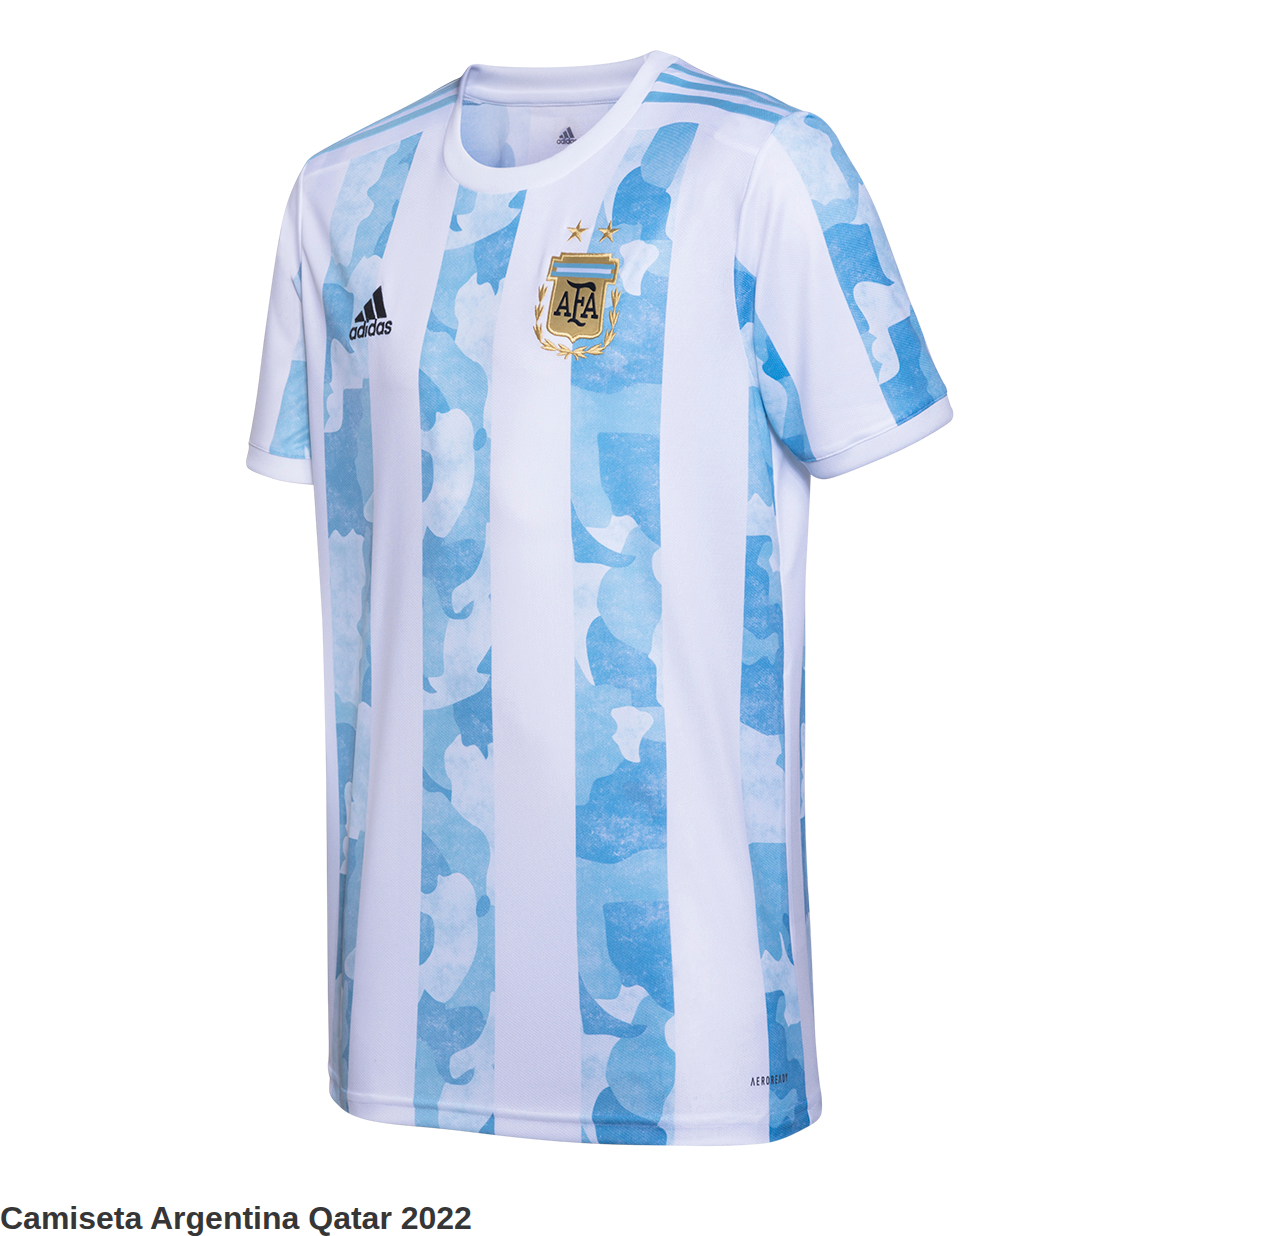
<file: CamisetaArg.html>
<html>
    <head>
    <link rel="stylesheet" href="css/bulma.min.css">
    </head>
    <body>
        <div>
            <img src="imag/AD_FS6565-1.jpg">
            <h1 class="title -2 are-medium">Camiseta Argentina Qatar 2022</h1>
        </div>
    </body>
</html>
</file>
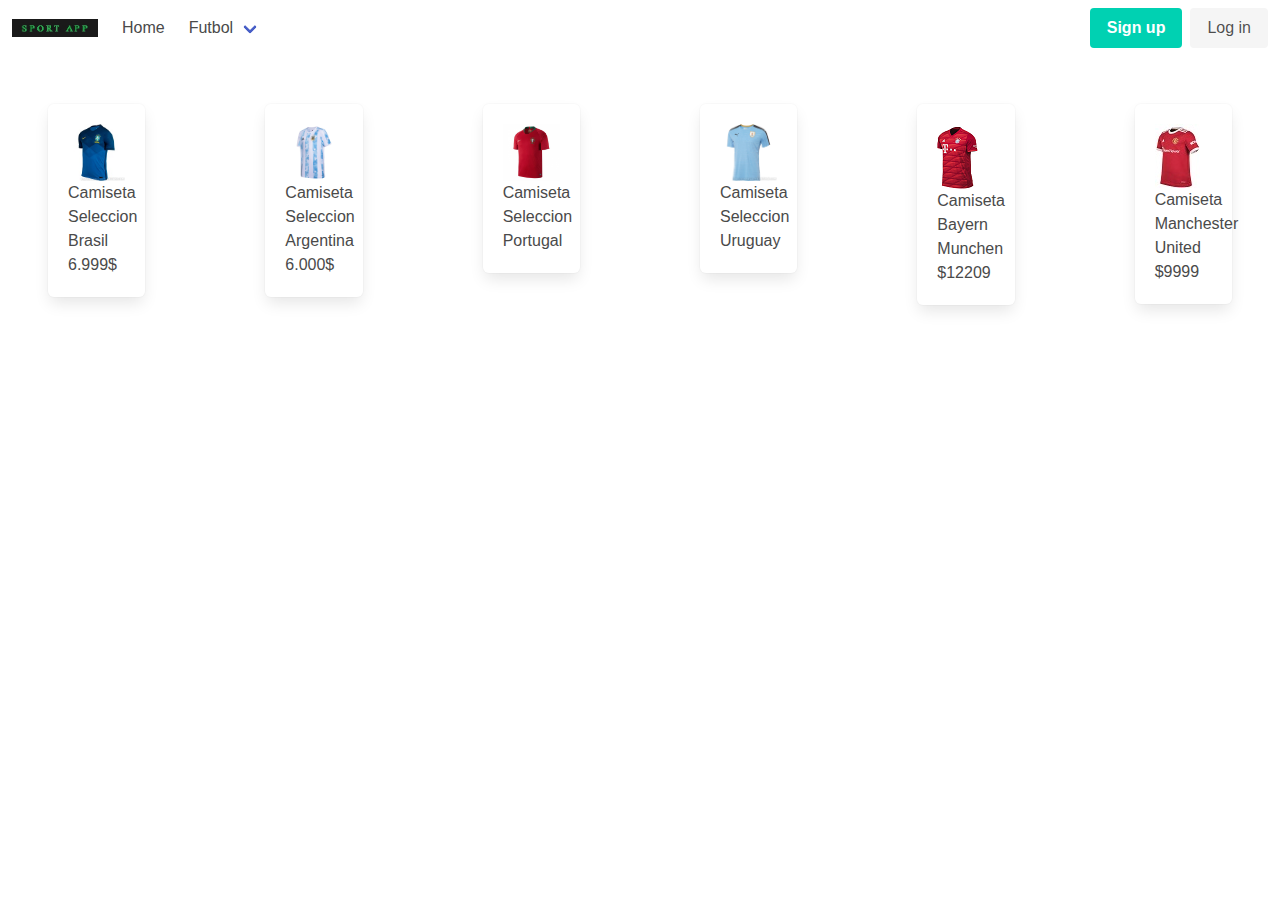
<file: Camisetas.html>
<html>
    <head>
    <link rel="stylesheet" href="css/bulma.min.css">
    <body>
        <nav class="navbar" role="navigation" aria-label="main navigation">
            <div class="navbar-brand">
              <a class="navbar-item" href="">
                <img src="imag/Logo.jpg" width="86" heigh="56">
              </a>
          
              <a role="button" class="navbar-burger" aria-label="menu" aria-expanded="false" data-target="navbarBasicExample">
                <span aria-hidden="true"></span>
                <span aria-hidden="true"></span>
                <span aria-hidden="true"></span>
              </a>
            </div>
          
            <div id="navbarBasicExample" class="navbar-menu">
              <div class="navbar-start">
                <a class="navbar-item" href="PaginaInicio.html">
                  Home
                </a>
                <div class="navbar-item has-dropdown is-hoverable">
                  <a class="navbar-link">
                    Futbol
                  </a>
          
                  <div class="navbar-dropdown">
                    <a class="navbar-item" href="Camisetas.html">
                      Camiseta
                    </a>
                    <a class="navbar-item" href="Shorts.html">
                      Shorts
                    </a>
                    <a class="navbar-item" href="SeleccionAccesorios.html">
                      Accesorios
                    </a>
                    <hr class="navbar-divider">
                    <a class="navbar-item">
                      Report an issue
                    </a>
                  </div>
                </div>
              </div>
          
              <div class="navbar-end">
                <div class="navbar-item">
                  <div class="buttons">
                    <a class="button is-primary">
                      <strong>Sign up</strong>
                    </a>
                    <a class="button is-light">
                      Log in
                    </a>
                  </div>
                </div>
              </div>
            </div>
          </nav>
        <div class="columns">
                <div class="column is-2">
                    <form class="box -p34 m-6">
                        <div class="field">
                            <a href=""><img src="imag/camisas-nike-brasil-2020-21-8.jpg"></a>
                            <h1 >Camiseta Seleccion Brasil  6.999$</h1>
                        </div>
                    </form>
                </div>
                <div class="column is-2">
                    <form class="box -p34 m-6">
                        <div class="field">
                            <a  href="CamisetaArg.html"> <img src="imag/AD_FS6565-1.jpg"></a>
                            <h1>Camiseta Seleccion Argentina  6.000$</h1>
                    
                        </div>
                    </form>
                </div>
                <div class="column is-2">
                    <form class="box -p34 m-6">
                        <div class="field">
                            <a href=""><img src="imag/portugal-home-2018-2019.jpg"></a>
                            <h1>Camiseta Seleccion Portugal </h1>
                        </div>
                    </form>
                </div>
                <div class="column is-2">
                    <form class="box -p34 m-6">
                        <div class="field">
                            <a href=""><img src="imag/16URUOF5.jpg"></a>
                            <h1>Camiseta Seleccion Uruguay </h1>
                        </div>
                    </form>
                </div>
                <div class="column is-2">
                    <form class="box -p34 m-6">
                        <div class="field">
                            <a href=""><img src="imag/camiseta-adidas-bayern-munchen-oficial-roja-$12209.png"></a>
                            <h1>Camiseta Bayern Munchen $12209 </h1>
                        </div>
                    </form>
                </div>
                <div class="column is-2">
                    <form class="box -p34 m-6">
                        <div class="field">
                            <a href=""><img src="imag/camiseta-adidas-manchester-united-oficial-roja-$9999.jpg"></a>
                            <h1>Camiseta Manchester United $9999 </h1>
                        </div>
                    </form>
                </div>
        </div>
    </body>
    </head>
</html>
</file>
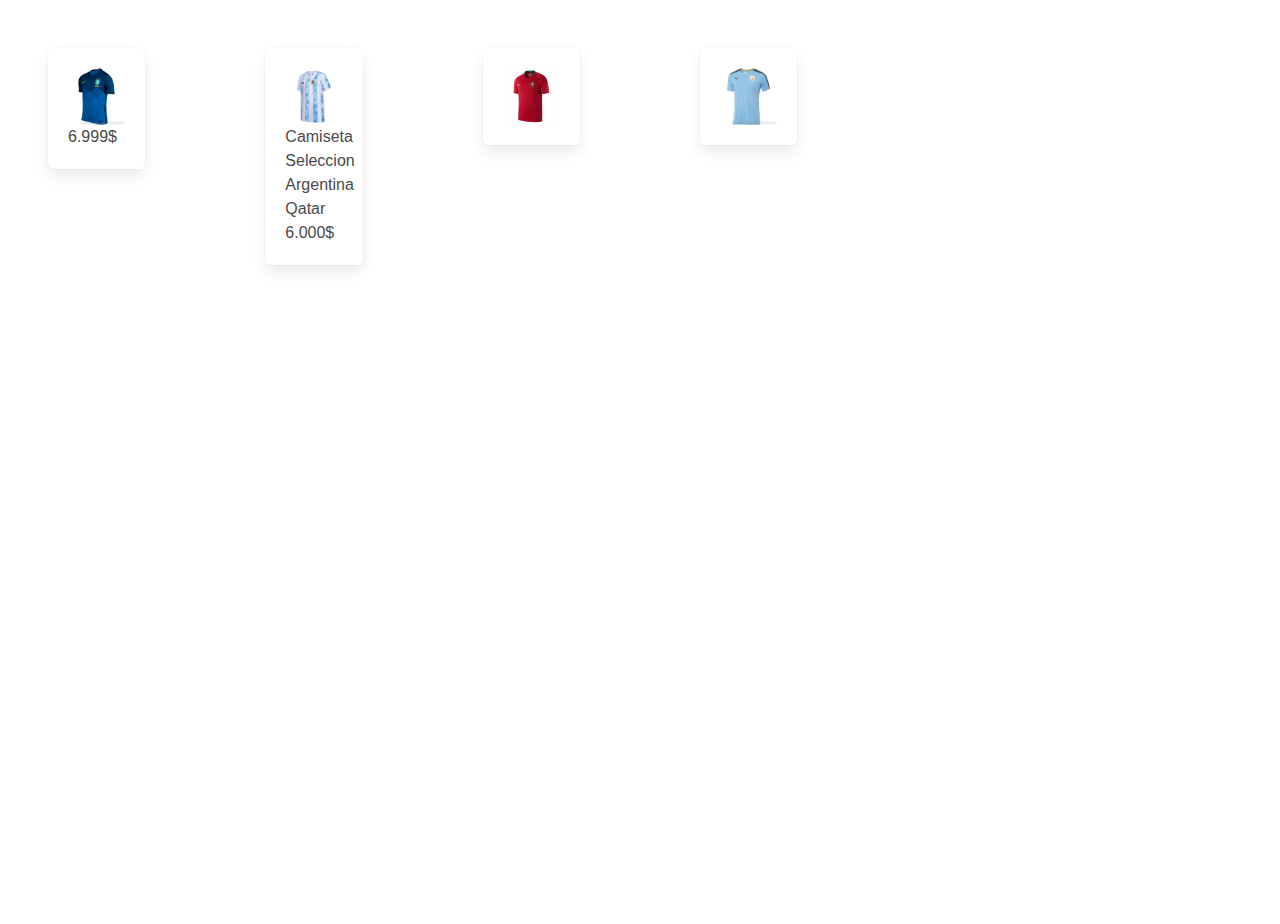
<file: pagina.html>
<html>
    <head>
    <link rel="stylesheet" href="css/bulma.min.css">
    <body>
        <div class="columns">
                <div class="column is-2">
                    <form class="box -p34 m-6">
                        <div class="field">
                            <img src="imag/camisas-nike-brasil-2020-21-8.jpg">
                            <h1 >6.999$</h1>
                        </div>
                    </form>
                </div>
                <div class="column is-2">
                    <form class="box -p34 m-6">
                        <div class="field">

                            <a  href="CamisetaArg.html"> <img src="imag/AD_FS6565-1.jpg"></a>
                            <h1>Camiseta Seleccion Argentina Qatar 6.000$</h1>
                    
                        </div>
                    </form>
                </div>
                <div class="column is-2">
                    <form class="box -p34 m-6">
                        <div class="field">
                            <img src="imag/portugal-home-2018-2019.jpg">
                        </div>
                    </form>
                </div>
                <div class="column is-2">
                    <form class="box -p34 m-6">
                        <div class="field">
                            <img src="imag/16URUOF5.jpg">
                        </div>
                    </form>
                </div>
                
        </div>
    </body>
    </head>
</html>
</file>
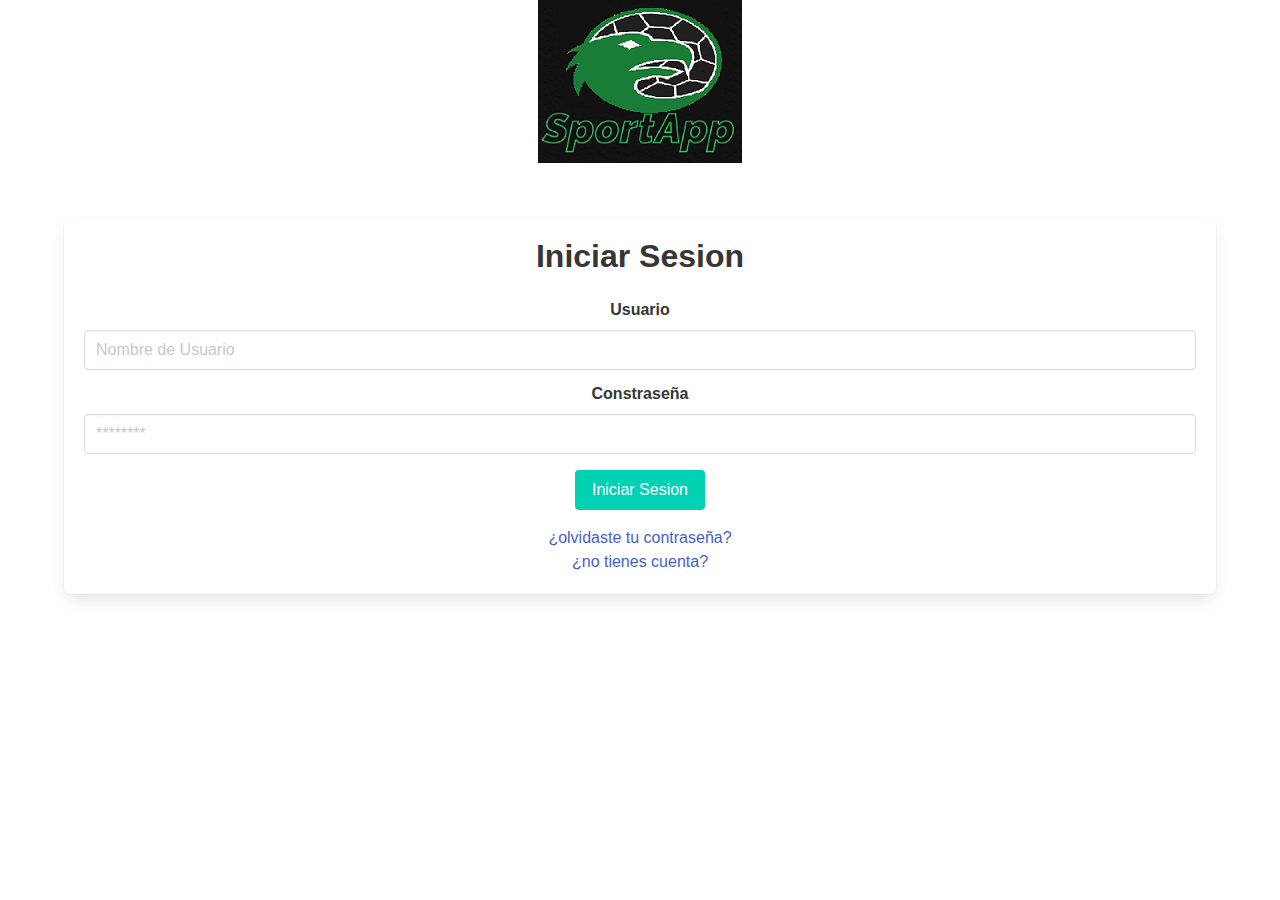
<file: PaginaInicio.html>
<!DOCTYPE html>
<html>
  <head>
    <meta charset="utf-8">
    <title> Iniciar Sésion</title>
    <link rel="stylesheet" href="css/estilo.css">
    <link rel="stylesheet" href="css/bulma.min.css">
  </head>
  <body>
    <div class="container">
        <div class="columns">
            <div class="column is-full-desktop has-text-centered-desktop">
                <div class="">
                    <img src="imag/Minilogo.PNG">
                    <div class="box mt-6">
                        <h1 class="title is-3">Iniciar Sesion </h1>
                        <div class="field">
                          <label class="label">Usuario</label>
                          <div class="control">
                            <input class="input" type="usuario" placeholder="Nombre de Usuario">
                          </div>
                        </div>
                        <div class="field">
                          <label class="label">Constraseña</label>
                          <div class="control">

                            <input class="input" type="password" placeholder="********">
                          </div>
                        </div>
                        <div class="mt-4">
                          <a href="Camisetas.html  " class="button is-outline is-primary">Iniciar Sesion</a>
                        </div>
                        <div class="mt-4">
                          <a href="#">¿olvidaste tu contraseña?</a><br>
                          <a href="#">¿no tienes cuenta?</a>
                        </div>
                    </div>
                </div>
            </div>
        </div>
    </div>
  </body>
</html>
</file>
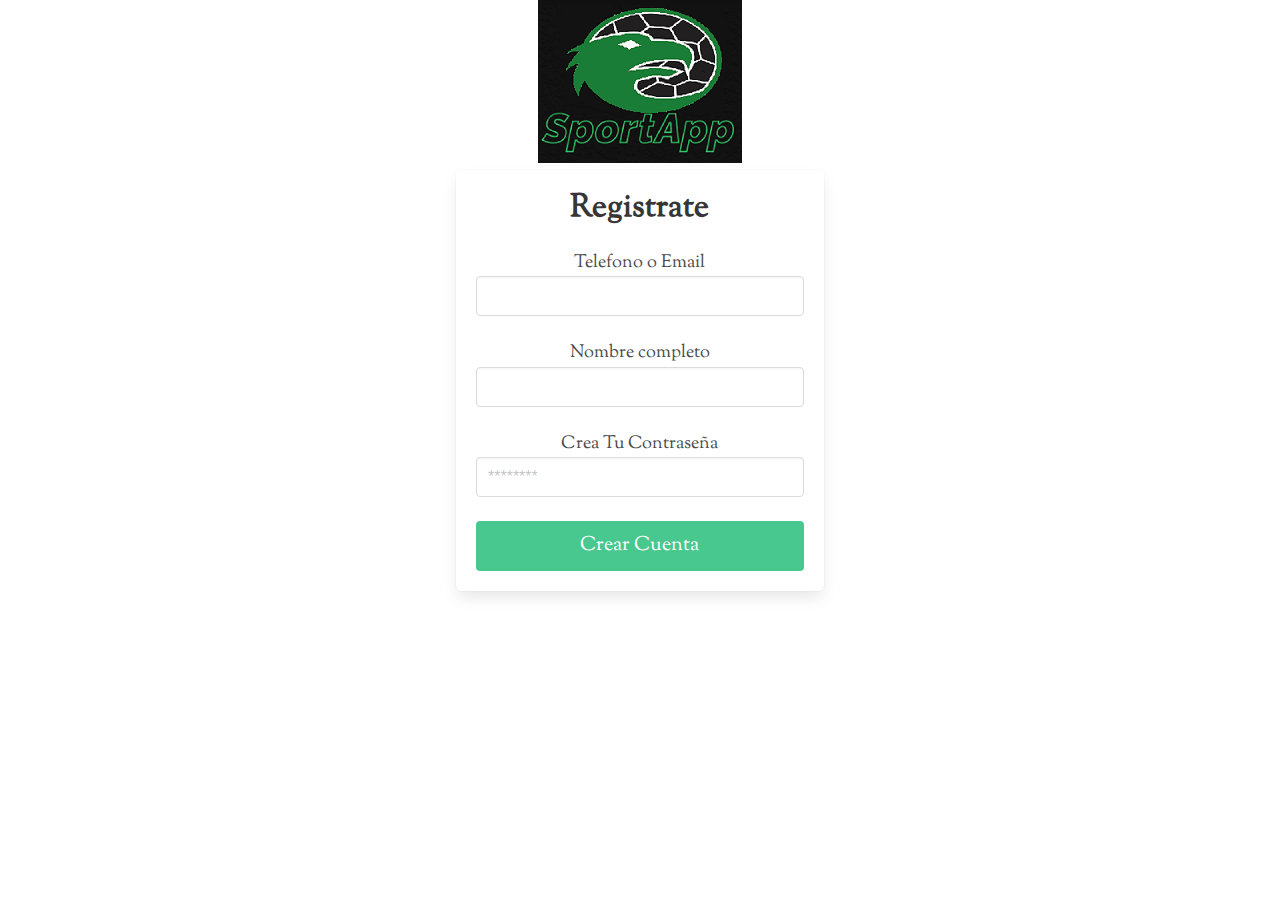
<file: registro.html>
<!DOCTYPE html>
<html>
  <head>
    <meta charset="utf-8">
    <title> Registrate</title>
    <link rel="stylesheet" href="css/estilo.css">
    <link rel="stylesheet" href="css/bulma.min.css">
  </head>
  <body>
    <div class="container">
        <div class="columns">
            <div class="column is-one-third-desktop"></div>
            <div class="column has-text-centered-desktop is-one-third-desktop">
                    <img src="imag/Minilogo.PNG">
                    <div class="box">
                        <h1 class="title registro-titulo">Registrate</h1>
                        <div>
                            <label class="registro-datos" for="Telefono o Email">Telefono o Email</label>
                            <input class="input" type="text" placeholder="">
                        </div>
                        <div class="mt-5">  
                            <label class="registro-datos" for="Nombre completo">Nombre completo</label>  
                            <input class="input" type="text" placeholder="">    
                        </div>
                        <div  class="mt-5">
                            <label class="registro-datos"for="Crea Tu Contraseña"> Crea Tu Contraseña</label>  
                            <input class="input" type="password" placeholder="********">   
                        </div>
                        <div class="mt-5 registro-CrearCuenta">
                            <a href="Camisetas.html " class="button is-block is-medium is-success ">Crear Cuenta</a>
                        </div>
                    </div>
            </div>
        </div>
    </div>
  </body>
</html>
</file>
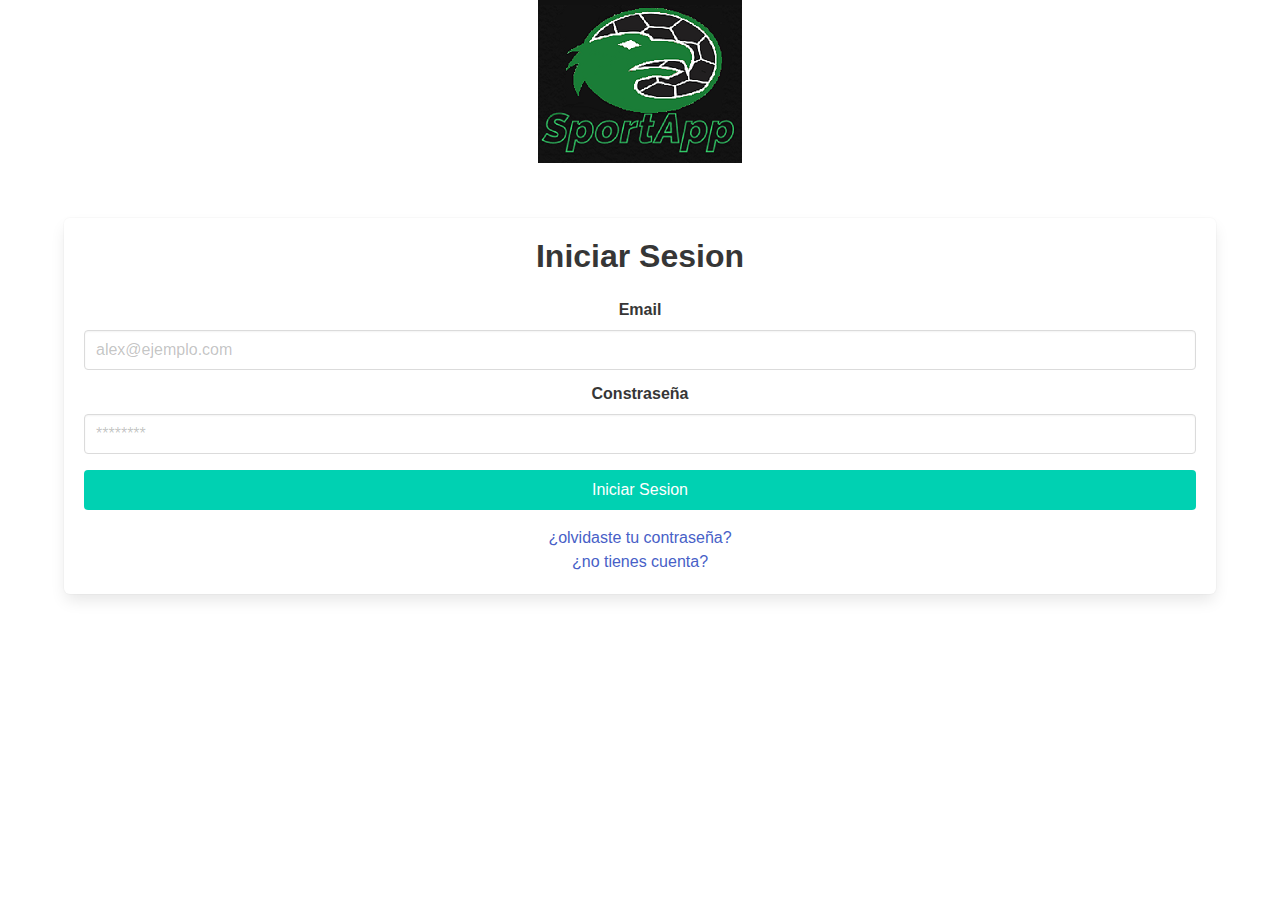
<file: SportApp.html>
<!DOCTYPE html>
<html>
  <head>
    <meta charset="utf-8">
    <title> Iniciar Sésion</title>
    <link rel="stylesheet" href="css/estilo.css">
    <link rel="stylesheet" href="css/bulma.min.css">
  </head>
  <body>
    <div class="container">
        <div class="columns">
            <div class="column is-full-desktop has-text-centered-desktop">
                <div class="">
                    <img src="imag/Minilogo.PNG">
                    <div class="box mt-6">
                        <h1 class="title is-3">Iniciar Sesion </h1>
                        <div class="field">
                          <label class="label">Email</label>
                          <div class="control">
                            <input class="input" type="email" placeholder="alex@ejemplo.com">
                          </div>
                        </div>
                        <div class="field">
                          <label class="label">Constraseña</label>
                          <div class="control">
                            <input class="input" type="password" placeholder="********">
                          </div>
                        </div>
                        <div class="mt-4">
                          <a href="pagina.html" class="button is-outline is-primary is-block">Iniciar Sesion</a>
                        </div>
                        <div class="mt-4">
                          <a href="#">¿olvidaste tu contraseña?</a><br>
                          <a href="#">¿no tienes cuenta?</a>
                        </div>
                    </div>
                </div>
            </div>
        </div>
    </div>
  </body>
</html>
</file>
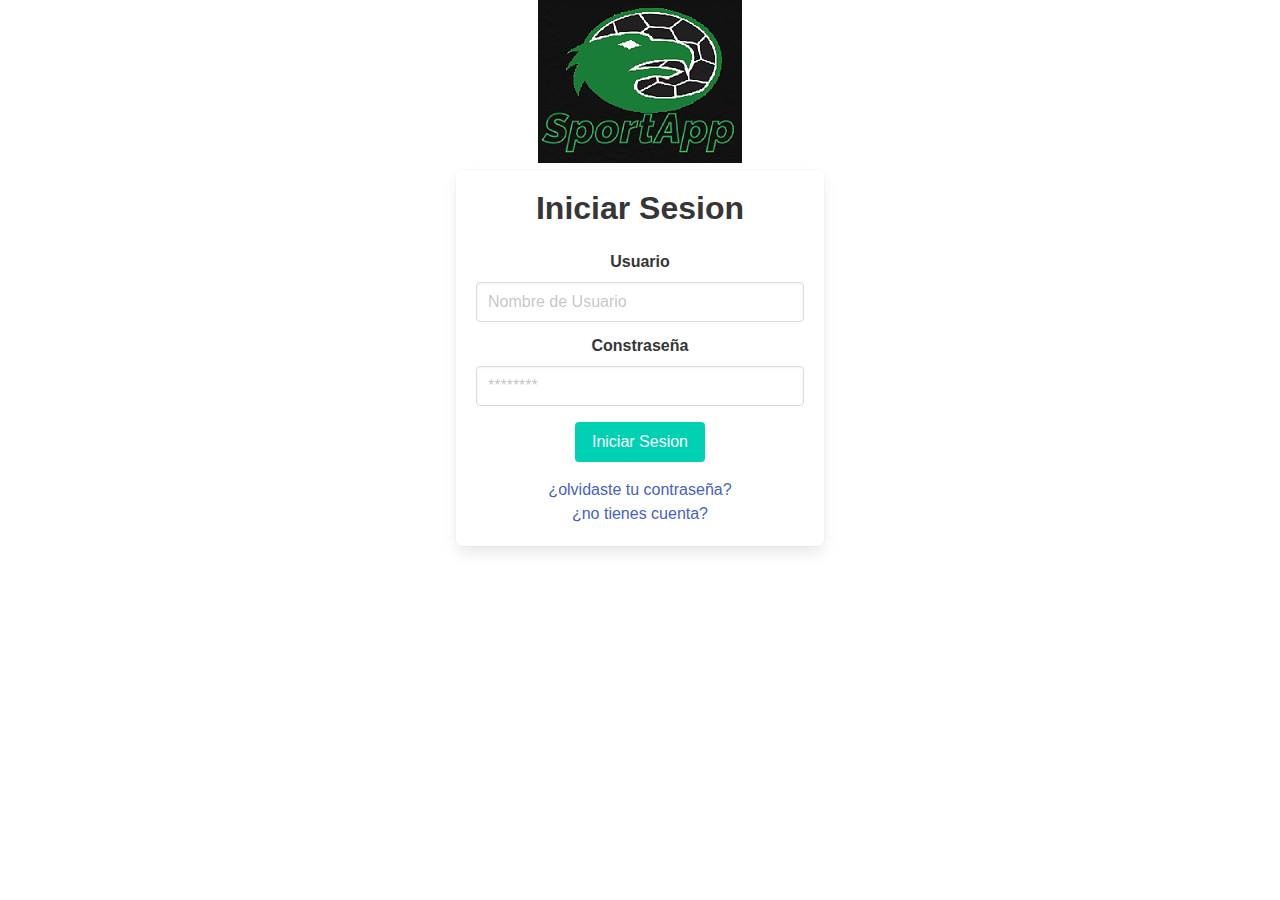
<file: SportAppLogin.html>
<!DOCTYPE html>
<html>
  <head>
    <meta charset="utf-8">
    <title> Iniciar Sésion</title>
    <link rel="stylesheet" href="css/estilo.css">
    <link rel="stylesheet" href="css/bulma.min.css">
  </head>
  <body>
    <div class="container">
        <div class="columns">
          <div class="column is-one-third-desktop"></div>
          <div class="column has-text-centered-desktop is-one-third-desktop"> 
                <div class="box1">
                    <img src="imag/Minilogo.PNG">
                    <div class="box ">
                        <h1 class="title is-3">Iniciar Sesion </h1>
                        <div class="field">
                          <label class="label">Usuario</label>
                          <div class="control">
                            <input class="input" type="usuario" placeholder="Nombre de Usuario">
                          </div>
                        </div>
                        <div class="field">
                          <label class="label">Constraseña</label>
                          <div class="control">

                            <input class="input" type="password" placeholder="********">
                          </div>
                        </div>
                        <div class="mt-4">
                          <a href="Camisetas.html  " class="button is-outline is-primary">Iniciar Sesion</a>
                        </div>
                        <div class="mt-4">
                          <a href="#">¿olvidaste tu contraseña?</a><br>
                          <a href="registro.html">¿no tienes cuenta?</a>
                          
                        </div>
                    </div>
                </div>
            </div>
        </div>
    </div>
  </body>
</html>
</file>
<file: css/estilo.css>
@import url('https://fonts.googleapis.com/css2?family=Sorts+Mill+Goudy:ital@1&display=swap');

.registro-titulo {
    font-family: 'Sorts Mill Goudy', serif !important;
    font-weight: 700 !important;
}

.registro-datos {
    font-family: 'Sorts Mill Goudy', serif !important;
    /* font-weight: 600 !important; */
    font-size: 1.1rem;
}

.registro-CrearCuenta {
    font-family: 'Sorts Mill Goudy', serif !important;
    font-size: 1.5rem;
}

.inicio-sesion{
    font-family: 'Sorts Mill Goudy', serif !important;

}
</file>
